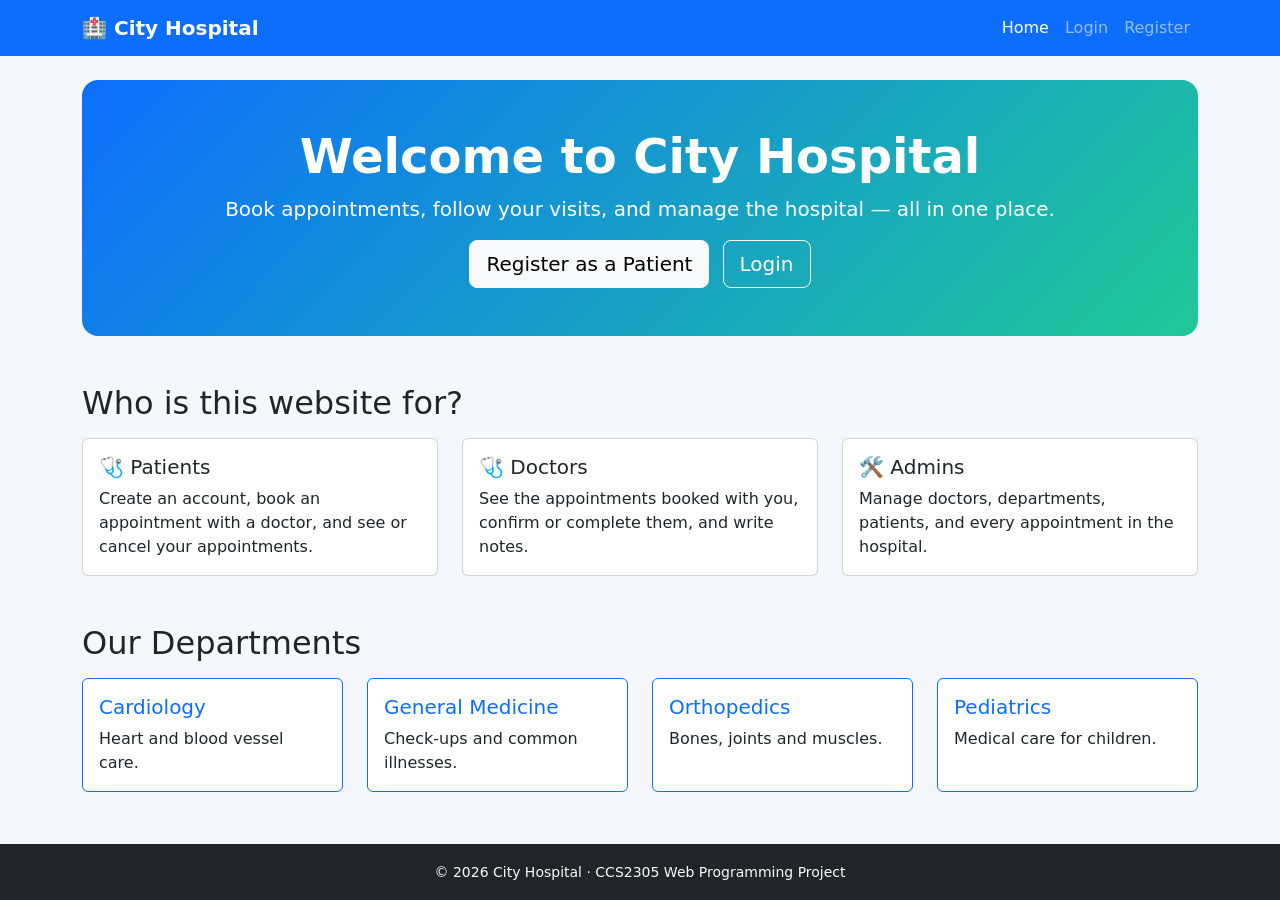
<file: index.html>
<!DOCTYPE html>
<!--
    index.html - Home page (anyone can see it)
    HTML: done.
    PHP TODO (Member 1): replace the navbar and footer with include files.
    PHP TODO (Member 4): load the departments from the database (see the TODO below).
-->
<html lang="en">
<head>
    <meta charset="UTF-8">
    <meta name="viewport" content="width=device-width, initial-scale=1">
    <title>Home | City Hospital</title>
    <link href="https://cdn.jsdelivr.net/npm/bootstrap@5.3.3/dist/css/bootstrap.min.css" rel="stylesheet">
    <link href="css/style.css" rel="stylesheet">
</head>
<body class="d-flex flex-column min-vh-100">

<!-- ===== NAVBAR (visitor version: not logged in) ===== -->
<nav class="navbar navbar-expand-lg navbar-dark bg-primary">
    <div class="container">
        <a class="navbar-brand fw-bold" href="index.html">&#127973; City Hospital</a>
        <button class="navbar-toggler" type="button" data-bs-toggle="collapse" data-bs-target="#mainNav">
            <span class="navbar-toggler-icon"></span>
        </button>
        <div class="collapse navbar-collapse" id="mainNav">
            <ul class="navbar-nav ms-auto">
                <li class="nav-item"><a class="nav-link active" href="index.html">Home</a></li>
                <li class="nav-item"><a class="nav-link" href="login.html">Login</a></li>
                <li class="nav-item"><a class="nav-link" href="register.html">Register</a></li>
            </ul>
        </div>
    </div>
</nav>

<main class="container py-4 flex-grow-1">

    <!-- ===== Welcome box ===== -->
    <section class="hero mb-5 text-center">
        <h1 class="display-5 fw-bold">Welcome to City Hospital</h1>
        <p class="lead">Book appointments, follow your visits, and manage the hospital &mdash; all in one place.</p>
        <a href="register.html" class="btn btn-light btn-lg me-2">Register as a Patient</a>
        <a href="login.html" class="btn btn-outline-light btn-lg">Login</a>
    </section>

    <!-- ===== The 3 types of users ===== -->
    <h2 class="mb-3">Who is this website for?</h2>
    <div class="row g-4 mb-5">
        <div class="col-md-4">
            <div class="card h-100 card-hover">
                <div class="card-body">
                    <h5 class="card-title">&#129658; Patients</h5>
                    <p class="card-text">Create an account, book an appointment with a doctor, and see or cancel your appointments.</p>
                </div>
            </div>
        </div>
        <div class="col-md-4">
            <div class="card h-100 card-hover">
                <div class="card-body">
                    <h5 class="card-title">&#129658; Doctors</h5>
                    <p class="card-text">See the appointments booked with you, confirm or complete them, and write notes.</p>
                </div>
            </div>
        </div>
        <div class="col-md-4">
            <div class="card h-100 card-hover">
                <div class="card-body">
                    <h5 class="card-title">&#128736; Admins</h5>
                    <p class="card-text">Manage doctors, departments, patients, and every appointment in the hospital.</p>
                </div>
            </div>
        </div>
    </div>

    <!-- ===== Departments ===== -->
    <h2 class="mb-3">Our Departments</h2>
    <div class="row g-4">
        <!-- PHP TODO (Member 4): SELECT name, description FROM departments
             and repeat ONE of these cards for every row. Delete the other sample cards. -->
        <div class="col-sm-6 col-lg-3">
            <div class="card h-100 border-primary card-hover">
                <div class="card-body">
                    <h5 class="card-title text-primary">Cardiology</h5>
                    <p class="card-text">Heart and blood vessel care.</p>
                </div>
            </div>
        </div>
        <div class="col-sm-6 col-lg-3">
            <div class="card h-100 border-primary card-hover">
                <div class="card-body">
                    <h5 class="card-title text-primary">General Medicine</h5>
                    <p class="card-text">Check-ups and common illnesses.</p>
                </div>
            </div>
        </div>
        <div class="col-sm-6 col-lg-3">
            <div class="card h-100 border-primary card-hover">
                <div class="card-body">
                    <h5 class="card-title text-primary">Orthopedics</h5>
                    <p class="card-text">Bones, joints and muscles.</p>
                </div>
            </div>
        </div>
        <div class="col-sm-6 col-lg-3">
            <div class="card h-100 border-primary card-hover">
                <div class="card-body">
                    <h5 class="card-title text-primary">Pediatrics</h5>
                    <p class="card-text">Medical care for children.</p>
                </div>
            </div>
        </div>
    </div>

</main>

<!-- ===== FOOTER ===== -->
<footer class="bg-dark text-light text-center py-3 mt-auto">
    <small>&copy; 2026 City Hospital &middot; CCS2305 Web Programming Project</small>
</footer>
<script src="https://cdn.jsdelivr.net/npm/bootstrap@5.3.3/dist/js/bootstrap.bundle.min.js"></script>
</body>
</html>
</file>
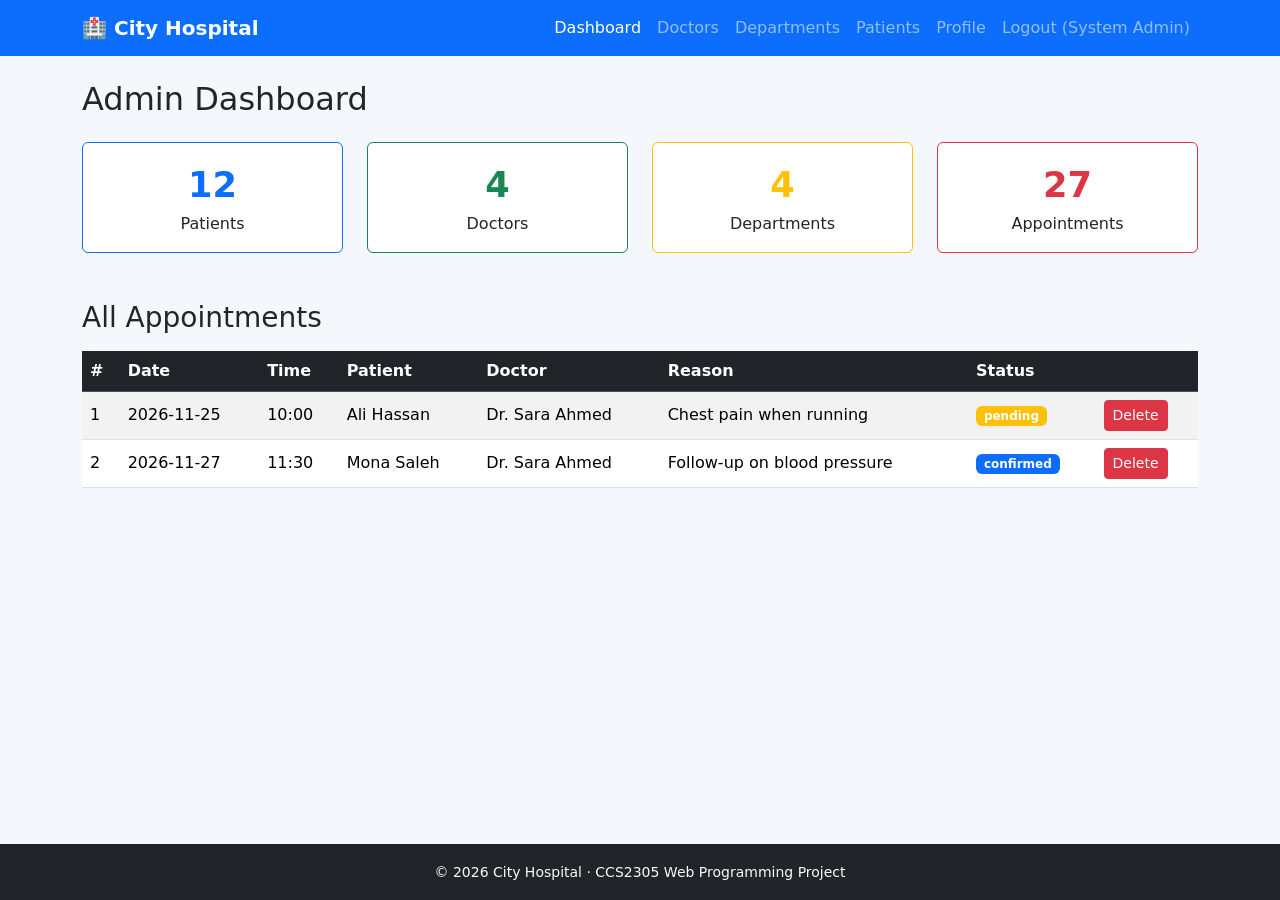
<file: admin_dashboard.html>
<!DOCTYPE html>
<!--
    admin_dashboard.html - totals at the top + every appointment in the hospital
    HTML: done.
    PHP TODO (Member 1): only admins can open this page, count rows for the 4 boxes (SELECT COUNT(*)),
                         list all appointments (SELECT + JOIN), and make Delete work (DELETE).
-->
<html lang="en">
<head>
    <meta charset="UTF-8">
    <meta name="viewport" content="width=device-width, initial-scale=1">
    <title>Admin Dashboard | City Hospital</title>
    <link href="https://cdn.jsdelivr.net/npm/bootstrap@5.3.3/dist/css/bootstrap.min.css" rel="stylesheet">
    <link href="css/style.css" rel="stylesheet">
</head>
<body class="d-flex flex-column min-vh-100">

<!-- ===== NAVBAR (admin version) ===== -->
<nav class="navbar navbar-expand-lg navbar-dark bg-primary">
    <div class="container">
        <a class="navbar-brand fw-bold" href="index.html">&#127973; City Hospital</a>
        <button class="navbar-toggler" type="button" data-bs-toggle="collapse" data-bs-target="#mainNav">
            <span class="navbar-toggler-icon"></span>
        </button>
        <div class="collapse navbar-collapse" id="mainNav">
            <ul class="navbar-nav ms-auto">
                <li class="nav-item"><a class="nav-link active" href="admin_dashboard.html">Dashboard</a></li>
                <li class="nav-item"><a class="nav-link" href="admin_doctors.html">Doctors</a></li>
                <li class="nav-item"><a class="nav-link" href="admin_departments.html">Departments</a></li>
                <li class="nav-item"><a class="nav-link" href="admin_patients.html">Patients</a></li>
                <li class="nav-item"><a class="nav-link" href="profile.html">Profile</a></li>
                <li class="nav-item"><a class="nav-link" href="logout.html">Logout (System Admin)</a></li>
            </ul>
        </div>
    </div>
</nav>

<main class="container py-4 flex-grow-1">
    <h2 class="mb-4">Admin Dashboard</h2>

    <!-- ===== 4 number boxes ===== -->
    <!-- PHP TODO (Member 1): replace each number with a COUNT(*) from the database -->
    <div class="row g-4 mb-5 text-center">
        <div class="col-6 col-lg-3">
            <a href="admin_patients.html" class="text-decoration-none">
                <div class="card card-hover border-primary"><div class="card-body">
                    <div class="stat-number text-primary">12</div>Patients
                </div></div>
            </a>
        </div>
        <div class="col-6 col-lg-3">
            <a href="admin_doctors.html" class="text-decoration-none">
                <div class="card card-hover border-success"><div class="card-body">
                    <div class="stat-number text-success">4</div>Doctors
                </div></div>
            </a>
        </div>
        <div class="col-6 col-lg-3">
            <a href="admin_departments.html" class="text-decoration-none">
                <div class="card card-hover border-warning"><div class="card-body">
                    <div class="stat-number text-warning">4</div>Departments
                </div></div>
            </a>
        </div>
        <div class="col-6 col-lg-3">
            <div class="card card-hover border-danger"><div class="card-body">
                <div class="stat-number text-danger">27</div>Appointments
            </div></div>
        </div>
    </div>

    <!-- ===== All appointments ===== -->
    <h3 class="mb-3">All Appointments</h3>
    <div class="table-responsive">
        <table class="table table-striped table-hover bg-white align-middle">
            <thead class="table-dark">
                <tr><th>#</th><th>Date</th><th>Time</th><th>Patient</th><th>Doctor</th><th>Reason</th><th>Status</th><th></th></tr>
            </thead>
            <tbody>
                <!-- PHP TODO (Member 1): one <tr> per appointment. Sample rows below. -->
                <tr>
                    <td>1</td>
                    <td>2026-11-25</td>
                    <td>10:00</td>
                    <td>Ali Hassan</td>
                    <td>Dr. Sara Ahmed</td>
                    <td>Chest pain when running</td>
                    <td><span class="badge bg-warning">pending</span></td>
                    <td>
                        <form method="POST" action="admin_dashboard.html" class="d-inline">
                            <input type="hidden" name="delete_id" value="1">
                            <button class="btn btn-sm btn-danger" type="submit">Delete</button>
                        </form>
                    </td>
                </tr>
                <tr>
                    <td>2</td>
                    <td>2026-11-27</td>
                    <td>11:30</td>
                    <td>Mona Saleh</td>
                    <td>Dr. Sara Ahmed</td>
                    <td>Follow-up on blood pressure</td>
                    <td><span class="badge bg-primary">confirmed</span></td>
                    <td>
                        <form method="POST" action="admin_dashboard.html" class="d-inline">
                            <input type="hidden" name="delete_id" value="2">
                            <button class="btn btn-sm btn-danger" type="submit">Delete</button>
                        </form>
                    </td>
                </tr>
            </tbody>
        </table>
    </div>
</main>

<footer class="bg-dark text-light text-center py-3 mt-auto">
    <small>&copy; 2026 City Hospital &middot; CCS2305 Web Programming Project</small>
</footer>
<script src="https://cdn.jsdelivr.net/npm/bootstrap@5.3.3/dist/js/bootstrap.bundle.min.js"></script>
</body>
</html>
</file>
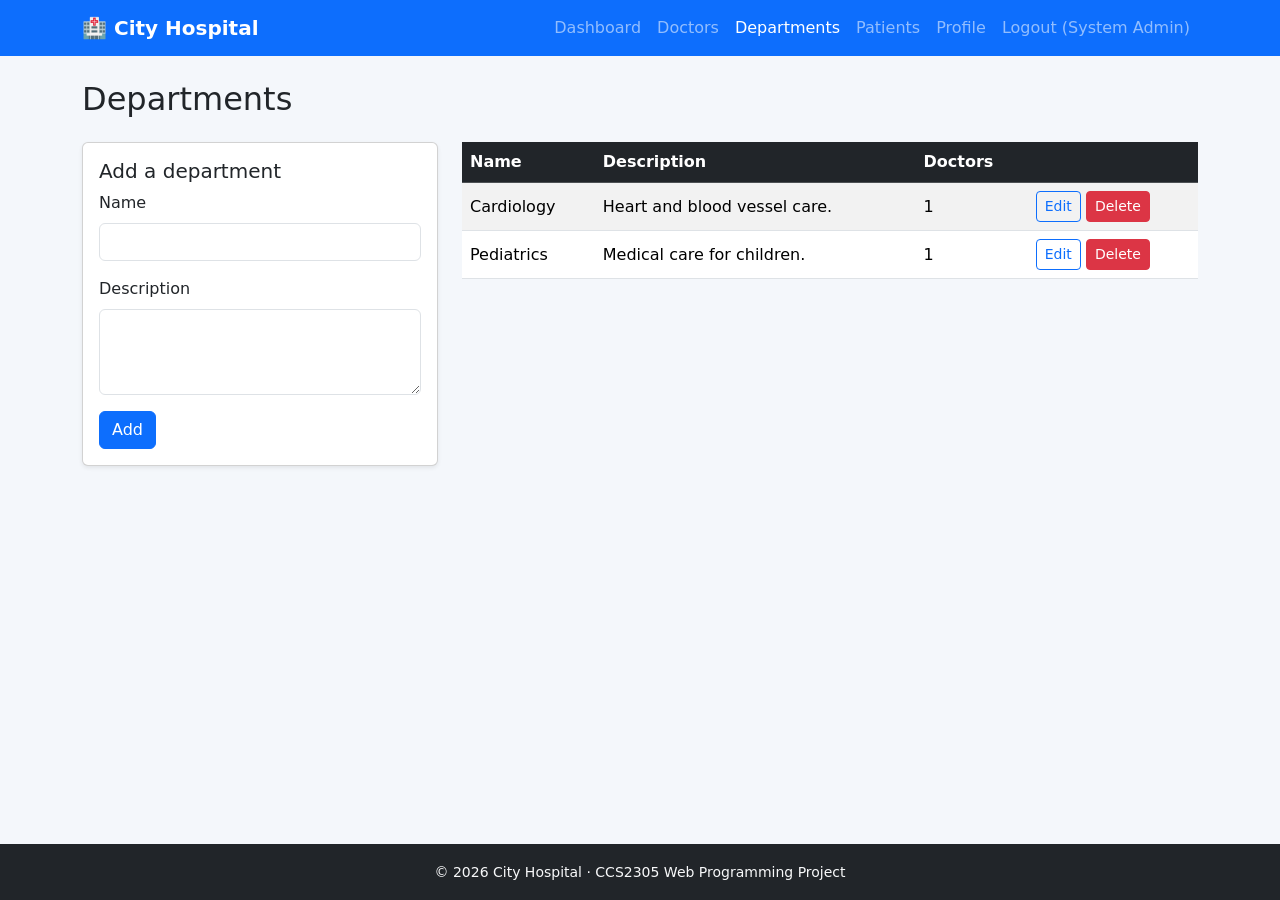
<file: admin_departments.html>
<!DOCTYPE html>
<!--
    admin_departments.html - add, edit and delete departments
    HTML: done.
    PHP TODO (Member 4): this page uses ALL FOUR database actions:
        INSERT (Add button), SELECT (the table), UPDATE (Edit -> Save), DELETE (Delete button).
-->
<html lang="en">
<head>
    <meta charset="UTF-8">
    <meta name="viewport" content="width=device-width, initial-scale=1">
    <title>Departments | City Hospital</title>
    <link href="https://cdn.jsdelivr.net/npm/bootstrap@5.3.3/dist/css/bootstrap.min.css" rel="stylesheet">
    <link href="css/style.css" rel="stylesheet">
</head>
<body class="d-flex flex-column min-vh-100">

<!-- ===== NAVBAR (admin version) ===== -->
<nav class="navbar navbar-expand-lg navbar-dark bg-primary">
    <div class="container">
        <a class="navbar-brand fw-bold" href="index.html">&#127973; City Hospital</a>
        <button class="navbar-toggler" type="button" data-bs-toggle="collapse" data-bs-target="#mainNav">
            <span class="navbar-toggler-icon"></span>
        </button>
        <div class="collapse navbar-collapse" id="mainNav">
            <ul class="navbar-nav ms-auto">
                <li class="nav-item"><a class="nav-link" href="admin_dashboard.html">Dashboard</a></li>
                <li class="nav-item"><a class="nav-link" href="admin_doctors.html">Doctors</a></li>
                <li class="nav-item"><a class="nav-link active" href="admin_departments.html">Departments</a></li>
                <li class="nav-item"><a class="nav-link" href="admin_patients.html">Patients</a></li>
                <li class="nav-item"><a class="nav-link" href="profile.html">Profile</a></li>
                <li class="nav-item"><a class="nav-link" href="logout.html">Logout (System Admin)</a></li>
            </ul>
        </div>
    </div>
</nav>

<main class="container py-4 flex-grow-1">
    <h2 class="mb-4">Departments</h2>

    <div class="row g-4">
        <!-- ===== Left: Add / Edit form ===== -->
        <div class="col-lg-4">
            <div class="card shadow-sm">
                <div class="card-body">
                    <!-- PHP TODO (Member 4): title says "Edit department" when the page is opened as
                         admin_departments.html?edit=3 and the form is filled with that department -->
                    <h5>Add a department</h5>
                    <form method="POST" action="admin_departments.html">
                        <input type="hidden" name="action" value="save">
                        <!-- id = 0 means "new". When editing, put the department's id here -->
                        <input type="hidden" name="id" value="0">
                        <div class="mb-3">
                            <label class="form-label" for="name">Name</label>
                            <input class="form-control" id="name" name="name" required minlength="2">
                        </div>
                        <div class="mb-3">
                            <label class="form-label" for="description">Description</label>
                            <textarea class="form-control" id="description" name="description" rows="3"></textarea>
                        </div>
                        <button class="btn btn-primary" type="submit">Add</button>
                    </form>
                </div>
            </div>
        </div>

        <!-- ===== Right: list of departments ===== -->
        <div class="col-lg-8">
            <div class="table-responsive">
                <table class="table table-striped bg-white align-middle">
                    <thead class="table-dark">
                        <tr><th>Name</th><th>Description</th><th>Doctors</th><th></th></tr>
                    </thead>
                    <tbody>
                        <!-- PHP TODO (Member 4): one <tr> per department. Sample rows below. -->
                        <tr>
                            <td>Cardiology</td>
                            <td>Heart and blood vessel care.</td>
                            <td>1</td>
                            <td class="text-nowrap">
                                <a href="admin_departments.html?edit=2" class="btn btn-sm btn-outline-primary">Edit</a>
                                <form method="POST" action="admin_departments.html" class="d-inline">
                                    <input type="hidden" name="action" value="delete">
                                    <input type="hidden" name="id" value="2">
                                    <button class="btn btn-sm btn-danger" type="submit">Delete</button>
                                </form>
                            </td>
                        </tr>
                        <tr>
                            <td>Pediatrics</td>
                            <td>Medical care for children.</td>
                            <td>1</td>
                            <td class="text-nowrap">
                                <a href="admin_departments.html?edit=3" class="btn btn-sm btn-outline-primary">Edit</a>
                                <form method="POST" action="admin_departments.html" class="d-inline">
                                    <input type="hidden" name="action" value="delete">
                                    <input type="hidden" name="id" value="3">
                                    <button class="btn btn-sm btn-danger" type="submit">Delete</button>
                                </form>
                            </td>
                        </tr>
                    </tbody>
                </table>
            </div>
        </div>
    </div>
</main>

<footer class="bg-dark text-light text-center py-3 mt-auto">
    <small>&copy; 2026 City Hospital &middot; CCS2305 Web Programming Project</small>
</footer>
<script src="https://cdn.jsdelivr.net/npm/bootstrap@5.3.3/dist/js/bootstrap.bundle.min.js"></script>
</body>
</html>
</file>
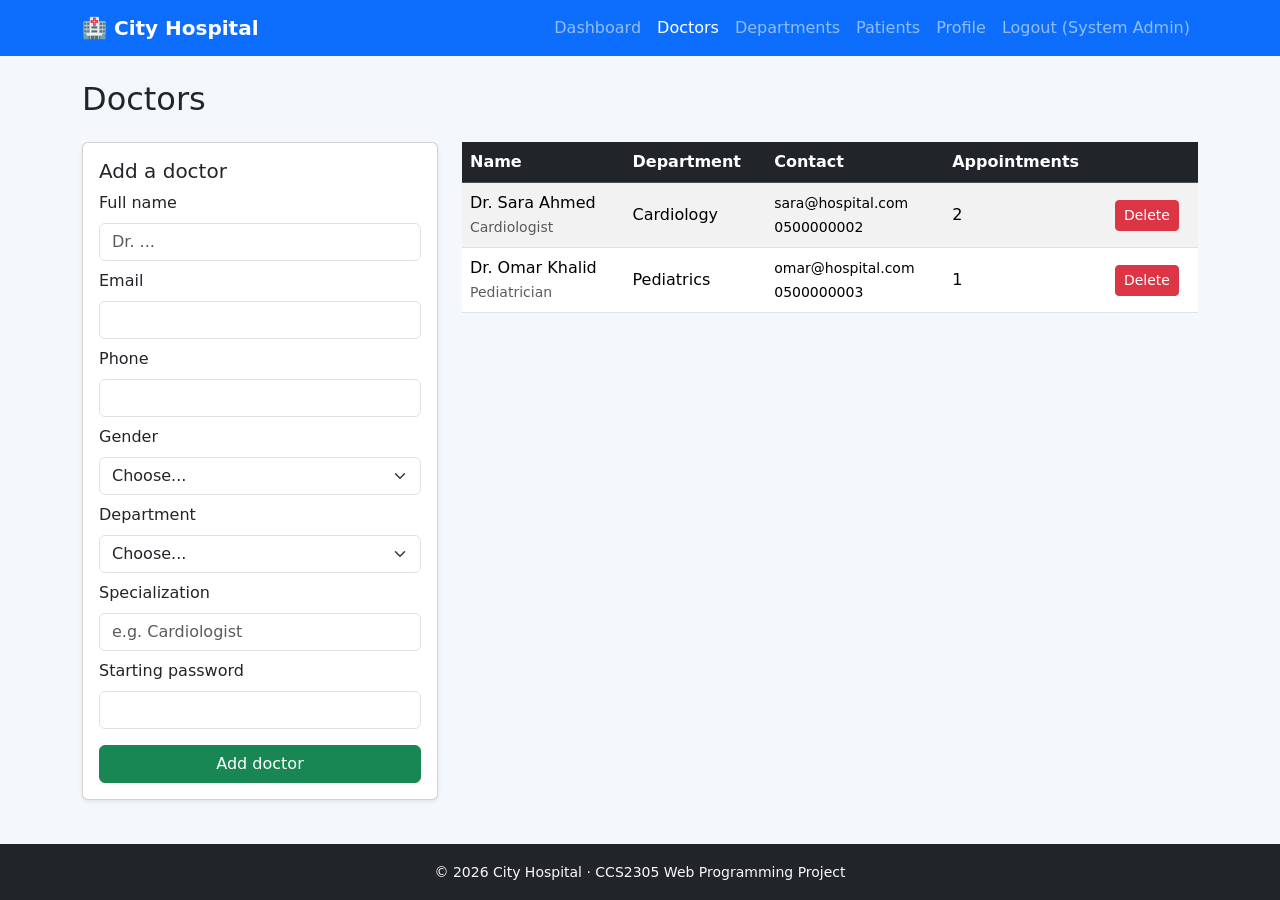
<file: admin_doctors.html>
<!DOCTYPE html>
<!--
    admin_doctors.html - the admin creates doctor accounts and deletes doctors
    HTML: done.
    PHP TODO (Member 5): validate the form, then INSERT into users (role 'doctor')
                         AND INSERT into doctors. List doctors (SELECT + JOIN). Delete (DELETE).
-->
<html lang="en">
<head>
    <meta charset="UTF-8">
    <meta name="viewport" content="width=device-width, initial-scale=1">
    <title>Doctors | City Hospital</title>
    <link href="https://cdn.jsdelivr.net/npm/bootstrap@5.3.3/dist/css/bootstrap.min.css" rel="stylesheet">
    <link href="css/style.css" rel="stylesheet">
</head>
<body class="d-flex flex-column min-vh-100">

<!-- ===== NAVBAR (admin version) ===== -->
<nav class="navbar navbar-expand-lg navbar-dark bg-primary">
    <div class="container">
        <a class="navbar-brand fw-bold" href="index.html">&#127973; City Hospital</a>
        <button class="navbar-toggler" type="button" data-bs-toggle="collapse" data-bs-target="#mainNav">
            <span class="navbar-toggler-icon"></span>
        </button>
        <div class="collapse navbar-collapse" id="mainNav">
            <ul class="navbar-nav ms-auto">
                <li class="nav-item"><a class="nav-link" href="admin_dashboard.html">Dashboard</a></li>
                <li class="nav-item"><a class="nav-link active" href="admin_doctors.html">Doctors</a></li>
                <li class="nav-item"><a class="nav-link" href="admin_departments.html">Departments</a></li>
                <li class="nav-item"><a class="nav-link" href="admin_patients.html">Patients</a></li>
                <li class="nav-item"><a class="nav-link" href="profile.html">Profile</a></li>
                <li class="nav-item"><a class="nav-link" href="logout.html">Logout (System Admin)</a></li>
            </ul>
        </div>
    </div>
</nav>

<main class="container py-4 flex-grow-1">
    <h2 class="mb-4">Doctors</h2>

    <div class="row g-4">
        <!-- ===== Left: Add doctor form ===== -->
        <div class="col-lg-4">
            <div class="card shadow-sm">
                <div class="card-body">
                    <h5>Add a doctor</h5>
                    <form method="POST" action="admin_doctors.html">
                        <input type="hidden" name="action" value="add">
                        <div class="mb-2">
                            <label class="form-label" for="full_name">Full name</label>
                            <input class="form-control" id="full_name" name="full_name" required minlength="3" placeholder="Dr. ...">
                        </div>
                        <div class="mb-2">
                            <label class="form-label" for="email">Email</label>
                            <input class="form-control" type="email" id="email" name="email" required>
                        </div>
                        <div class="mb-2">
                            <label class="form-label" for="phone">Phone</label>
                            <input class="form-control" type="tel" id="phone" name="phone" required pattern="[0-9]{8,15}">
                        </div>
                        <div class="mb-2">
                            <label class="form-label" for="gender">Gender</label>
                            <select class="form-select" id="gender" name="gender" required>
                                <option value="">Choose...</option>
                                <option value="male">Male</option>
                                <option value="female">Female</option>
                            </select>
                        </div>
                        <div class="mb-2">
                            <label class="form-label" for="department_id">Department</label>
                            <select class="form-select" id="department_id" name="department_id" required>
                                <option value="">Choose...</option>
                                <!-- PHP TODO (Member 5): one <option> per department. value = departments.id -->
                                <option value="2">Cardiology</option>
                                <option value="1">General Medicine</option>
                                <option value="4">Orthopedics</option>
                                <option value="3">Pediatrics</option>
                            </select>
                        </div>
                        <div class="mb-2">
                            <label class="form-label" for="specialization">Specialization</label>
                            <input class="form-control" id="specialization" name="specialization" required minlength="3" placeholder="e.g. Cardiologist">
                        </div>
                        <div class="mb-3">
                            <label class="form-label" for="password">Starting password</label>
                            <input class="form-control" type="password" id="password" name="password" required minlength="6">
                        </div>
                        <button class="btn btn-success w-100" type="submit">Add doctor</button>
                    </form>
                </div>
            </div>
        </div>

        <!-- ===== Right: list of doctors ===== -->
        <div class="col-lg-8">
            <div class="table-responsive">
                <table class="table table-striped bg-white align-middle">
                    <thead class="table-dark">
                        <tr><th>Name</th><th>Department</th><th>Contact</th><th>Appointments</th><th></th></tr>
                    </thead>
                    <tbody>
                        <!-- PHP TODO (Member 5): one <tr> per doctor. Sample rows below. -->
                        <tr>
                            <td>Dr. Sara Ahmed<br><small class="text-muted">Cardiologist</small></td>
                            <td>Cardiology</td>
                            <td><small>sara@hospital.com<br>0500000002</small></td>
                            <td>2</td>
                            <td>
                                <form method="POST" action="admin_doctors.html" class="d-inline">
                                    <input type="hidden" name="action" value="delete">
                                    <input type="hidden" name="user_id" value="2">
                                    <button class="btn btn-sm btn-danger" type="submit">Delete</button>
                                </form>
                            </td>
                        </tr>
                        <tr>
                            <td>Dr. Omar Khalid<br><small class="text-muted">Pediatrician</small></td>
                            <td>Pediatrics</td>
                            <td><small>omar@hospital.com<br>0500000003</small></td>
                            <td>1</td>
                            <td>
                                <form method="POST" action="admin_doctors.html" class="d-inline">
                                    <input type="hidden" name="action" value="delete">
                                    <input type="hidden" name="user_id" value="3">
                                    <button class="btn btn-sm btn-danger" type="submit">Delete</button>
                                </form>
                            </td>
                        </tr>
                    </tbody>
                </table>
            </div>
        </div>
    </div>
</main>

<footer class="bg-dark text-light text-center py-3 mt-auto">
    <small>&copy; 2026 City Hospital &middot; CCS2305 Web Programming Project</small>
</footer>
<script src="https://cdn.jsdelivr.net/npm/bootstrap@5.3.3/dist/js/bootstrap.bundle.min.js"></script>
</body>
</html>
</file>
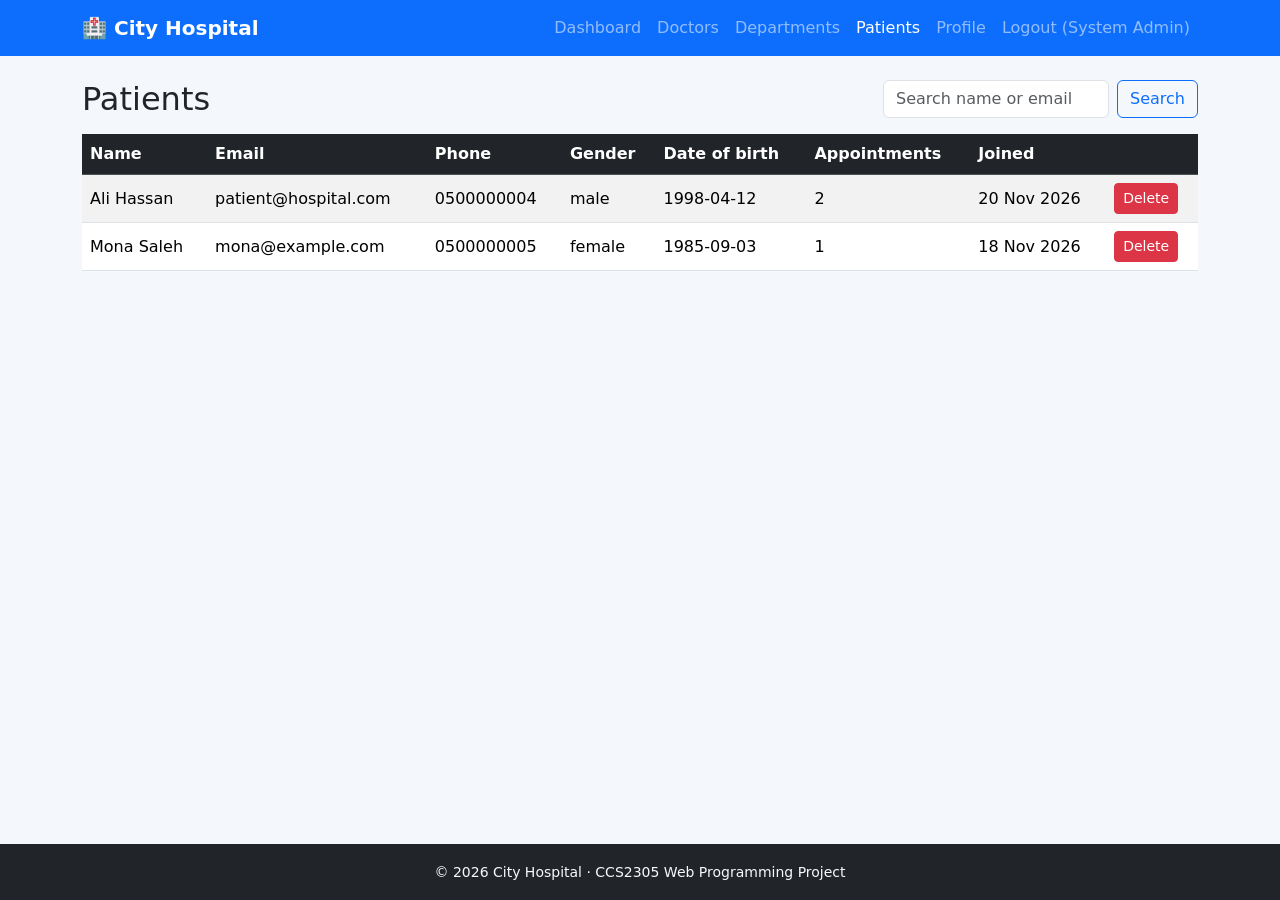
<file: admin_patients.html>
<!DOCTYPE html>
<!--
    admin_patients.html - the admin searches and deletes patients
    HTML: done.
    PHP TODO (Member 5): list patients (SELECT ... WHERE role = 'patient'),
                         make Search work (LIKE), and make Delete work (DELETE).
-->
<html lang="en">
<head>
    <meta charset="UTF-8">
    <meta name="viewport" content="width=device-width, initial-scale=1">
    <title>Patients | City Hospital</title>
    <link href="https://cdn.jsdelivr.net/npm/bootstrap@5.3.3/dist/css/bootstrap.min.css" rel="stylesheet">
    <link href="css/style.css" rel="stylesheet">
</head>
<body class="d-flex flex-column min-vh-100">

<!-- ===== NAVBAR (admin version) ===== -->
<nav class="navbar navbar-expand-lg navbar-dark bg-primary">
    <div class="container">
        <a class="navbar-brand fw-bold" href="index.html">&#127973; City Hospital</a>
        <button class="navbar-toggler" type="button" data-bs-toggle="collapse" data-bs-target="#mainNav">
            <span class="navbar-toggler-icon"></span>
        </button>
        <div class="collapse navbar-collapse" id="mainNav">
            <ul class="navbar-nav ms-auto">
                <li class="nav-item"><a class="nav-link" href="admin_dashboard.html">Dashboard</a></li>
                <li class="nav-item"><a class="nav-link" href="admin_doctors.html">Doctors</a></li>
                <li class="nav-item"><a class="nav-link" href="admin_departments.html">Departments</a></li>
                <li class="nav-item"><a class="nav-link active" href="admin_patients.html">Patients</a></li>
                <li class="nav-item"><a class="nav-link" href="profile.html">Profile</a></li>
                <li class="nav-item"><a class="nav-link" href="logout.html">Logout (System Admin)</a></li>
            </ul>
        </div>
    </div>
</nav>

<main class="container py-4 flex-grow-1">
    <div class="d-flex flex-wrap justify-content-between align-items-center mb-3 gap-2">
        <h2 class="mb-0">Patients</h2>
        <!-- GET form: the search word appears in the address bar, e.g. admin_patients.html?search=ali -->
        <form method="GET" action="admin_patients.html" class="d-flex gap-2">
            <input class="form-control" type="search" name="search" placeholder="Search name or email">
            <button class="btn btn-outline-primary" type="submit">Search</button>
        </form>
    </div>

    <div class="table-responsive">
        <table class="table table-striped bg-white align-middle">
            <thead class="table-dark">
                <tr><th>Name</th><th>Email</th><th>Phone</th><th>Gender</th><th>Date of birth</th><th>Appointments</th><th>Joined</th><th></th></tr>
            </thead>
            <tbody>
                <!-- PHP TODO (Member 5): one <tr> per patient. Sample rows below.
                     When nothing is found show:
                     <tr><td colspan="8" class="text-center text-muted">No patients found.</td></tr> -->
                <tr>
                    <td>Ali Hassan</td>
                    <td>patient@hospital.com</td>
                    <td>0500000004</td>
                    <td>male</td>
                    <td>1998-04-12</td>
                    <td>2</td>
                    <td>20 Nov 2026</td>
                    <td>
                        <form method="POST" action="admin_patients.html" class="d-inline">
                            <input type="hidden" name="delete_id" value="4">
                            <button class="btn btn-sm btn-danger" type="submit">Delete</button>
                        </form>
                    </td>
                </tr>
                <tr>
                    <td>Mona Saleh</td>
                    <td>mona@example.com</td>
                    <td>0500000005</td>
                    <td>female</td>
                    <td>1985-09-03</td>
                    <td>1</td>
                    <td>18 Nov 2026</td>
                    <td>
                        <form method="POST" action="admin_patients.html" class="d-inline">
                            <input type="hidden" name="delete_id" value="5">
                            <button class="btn btn-sm btn-danger" type="submit">Delete</button>
                        </form>
                    </td>
                </tr>
            </tbody>
        </table>
    </div>
</main>

<footer class="bg-dark text-light text-center py-3 mt-auto">
    <small>&copy; 2026 City Hospital &middot; CCS2305 Web Programming Project</small>
</footer>
<script src="https://cdn.jsdelivr.net/npm/bootstrap@5.3.3/dist/js/bootstrap.bundle.min.js"></script>
</body>
</html>
</file>
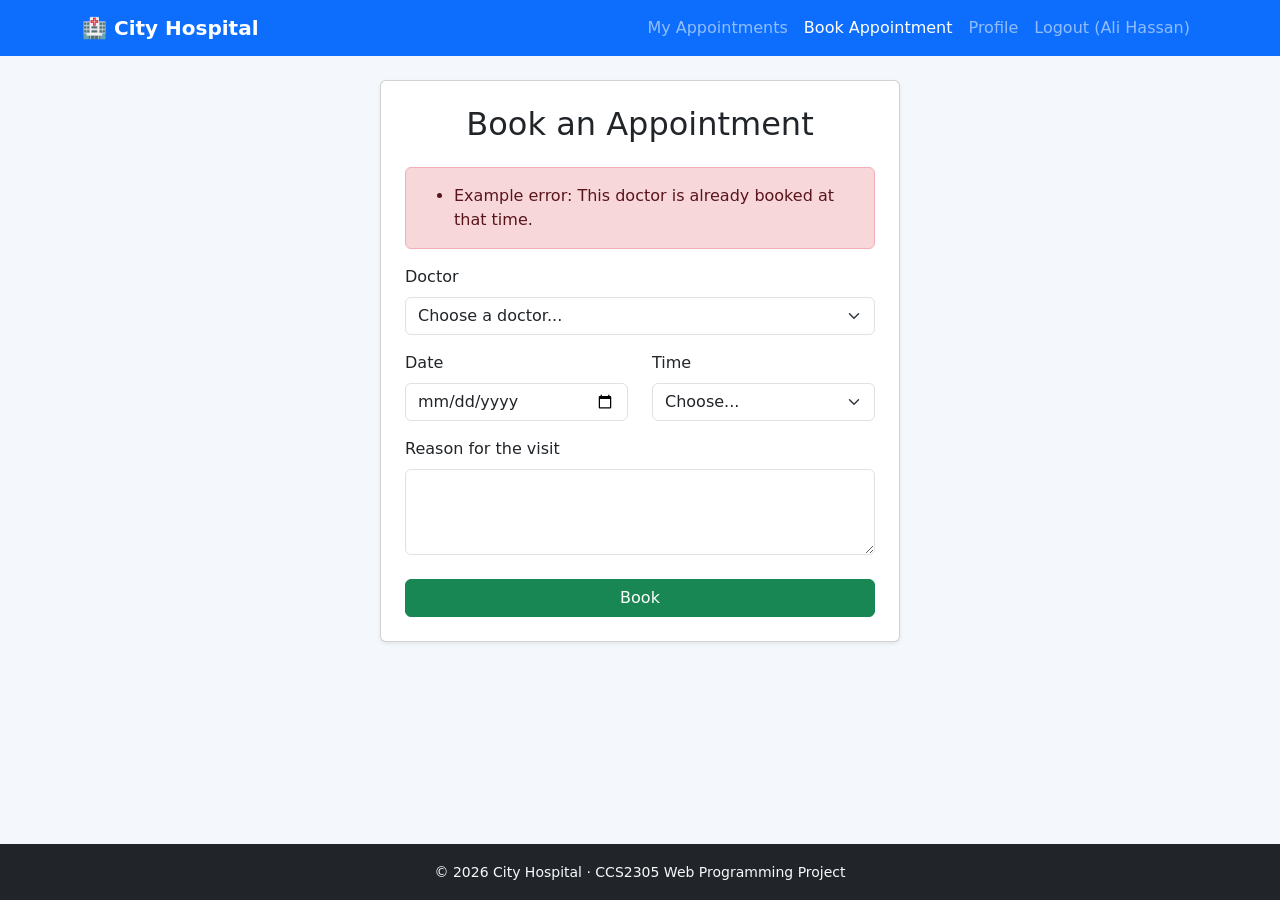
<file: book_appointment.html>
<!DOCTYPE html>
<!--
    book_appointment.html - a patient books an appointment with a doctor
    HTML: done.
    PHP TODO (Member 3): fill the doctor list from the database (SELECT),
                         validate the form, block double bookings, and save it (INSERT).
-->
<html lang="en">
<head>
    <meta charset="UTF-8">
    <meta name="viewport" content="width=device-width, initial-scale=1">
    <title>Book Appointment | City Hospital</title>
    <link href="https://cdn.jsdelivr.net/npm/bootstrap@5.3.3/dist/css/bootstrap.min.css" rel="stylesheet">
    <link href="css/style.css" rel="stylesheet">
</head>
<body class="d-flex flex-column min-vh-100">

<!-- ===== NAVBAR (patient version) ===== -->
<nav class="navbar navbar-expand-lg navbar-dark bg-primary">
    <div class="container">
        <a class="navbar-brand fw-bold" href="index.html">&#127973; City Hospital</a>
        <button class="navbar-toggler" type="button" data-bs-toggle="collapse" data-bs-target="#mainNav">
            <span class="navbar-toggler-icon"></span>
        </button>
        <div class="collapse navbar-collapse" id="mainNav">
            <ul class="navbar-nav ms-auto">
                <li class="nav-item"><a class="nav-link" href="patient_dashboard.html">My Appointments</a></li>
                <li class="nav-item"><a class="nav-link active" href="book_appointment.html">Book Appointment</a></li>
                <li class="nav-item"><a class="nav-link" href="profile.html">Profile</a></li>
                <li class="nav-item"><a class="nav-link" href="logout.html">Logout (Ali Hassan)</a></li>
            </ul>
        </div>
    </div>
</nav>

<main class="container py-4 flex-grow-1">
    <div class="form-box">
        <div class="card shadow-sm">
            <div class="card-body p-4">
                <h2 class="mb-4 text-center">Book an Appointment</h2>

                <!-- PHP TODO (Member 3): show ONLY when there are validation errors -->
                <div class="alert alert-danger">
                    <ul class="mb-0">
                        <li>Example error: This doctor is already booked at that time.</li>
                    </ul>
                </div>

                <form method="POST" action="book_appointment.html">
                    <div class="mb-3">
                        <label class="form-label" for="doctor_id">Doctor</label>
                        <select class="form-select" id="doctor_id" name="doctor_id" required>
                            <option value="">Choose a doctor...</option>
                            <!-- PHP TODO (Member 3): one <option> per doctor. value = doctors.id -->
                            <option value="1">Dr. Sara Ahmed &mdash; Cardiology (Cardiologist)</option>
                            <option value="2">Dr. Omar Khalid &mdash; Pediatrics (Pediatrician)</option>
                        </select>
                    </div>
                    <div class="row">
                        <div class="col-6 mb-3">
                            <label class="form-label" for="appointment_date">Date</label>
                            <!-- PHP TODO (Member 3): add min="today's date" so past days can't be picked -->
                            <input class="form-control" type="date" id="appointment_date" name="appointment_date" required>
                        </div>
                        <div class="col-6 mb-3">
                            <label class="form-label" for="appointment_time">Time</label>
                            <select class="form-select" id="appointment_time" name="appointment_time" required>
                                <option value="">Choose...</option>
                                <option>09:00</option><option>09:30</option>
                                <option>10:00</option><option>10:30</option>
                                <option>11:00</option><option>11:30</option>
                                <option>12:00</option><option>12:30</option>
                                <option>13:00</option><option>13:30</option>
                                <option>14:00</option><option>14:30</option>
                                <option>15:00</option><option>15:30</option>
                                <option>16:00</option><option>16:30</option>
                            </select>
                        </div>
                    </div>
                    <div class="mb-4">
                        <label class="form-label" for="reason">Reason for the visit</label>
                        <textarea class="form-control" id="reason" name="reason" rows="3" required minlength="5" maxlength="255"></textarea>
                    </div>
                    <button class="btn btn-success w-100" type="submit">Book</button>
                </form>
            </div>
        </div>
    </div>
</main>

<footer class="bg-dark text-light text-center py-3 mt-auto">
    <small>&copy; 2026 City Hospital &middot; CCS2305 Web Programming Project</small>
</footer>
<script src="https://cdn.jsdelivr.net/npm/bootstrap@5.3.3/dist/js/bootstrap.bundle.min.js"></script>
</body>
</html>
</file>
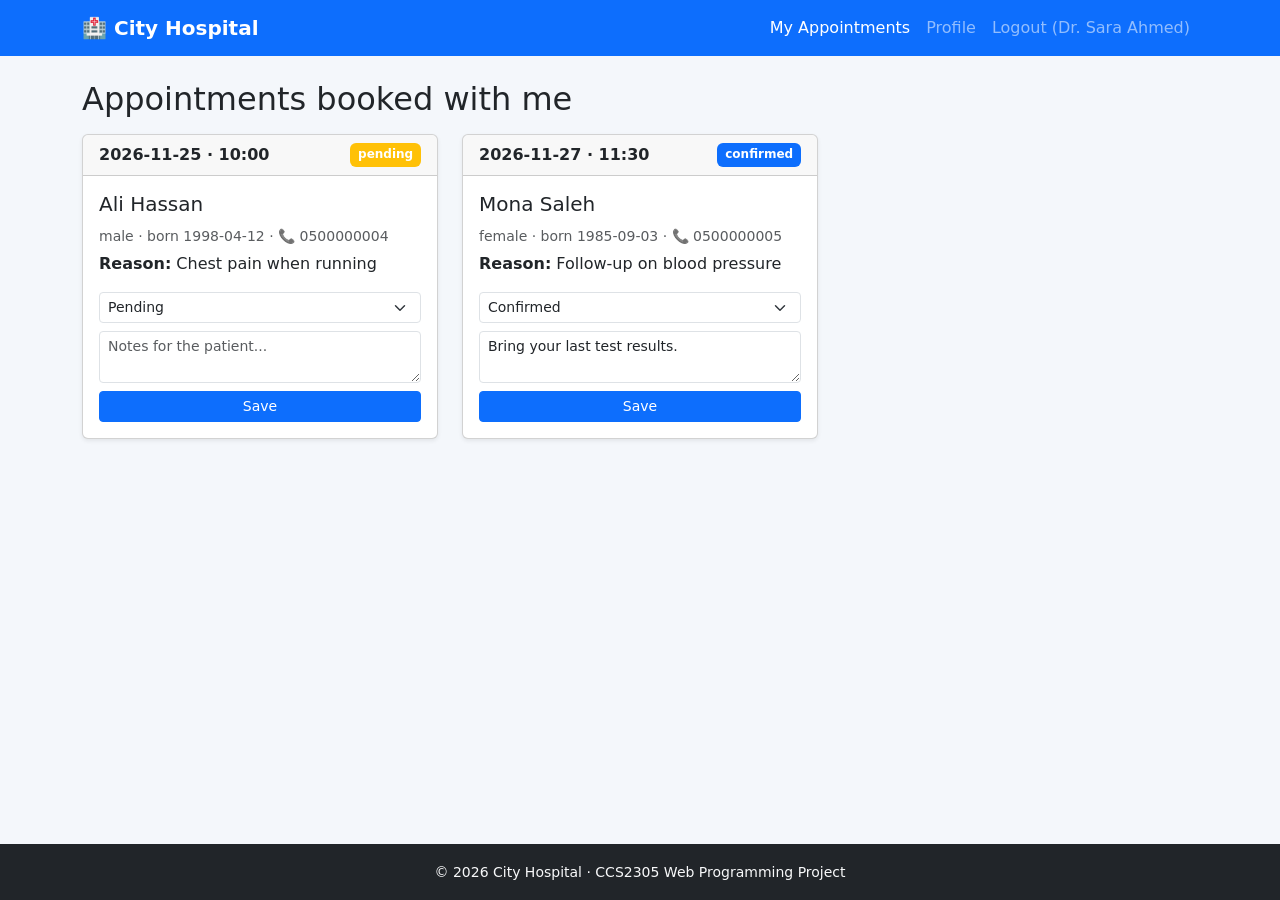
<file: doctor_dashboard.html>
<!DOCTYPE html>
<!--
    doctor_dashboard.html - the doctor sees appointments booked with them,
                           changes the status and writes notes
    HTML: done.
    PHP TODO (Member 4): only doctors can open this page, list THEIR appointments (SELECT + JOIN),
                         and make the Save button work (UPDATE status + doctor_notes).
-->
<html lang="en">
<head>
    <meta charset="UTF-8">
    <meta name="viewport" content="width=device-width, initial-scale=1">
    <title>Doctor Dashboard | City Hospital</title>
    <link href="https://cdn.jsdelivr.net/npm/bootstrap@5.3.3/dist/css/bootstrap.min.css" rel="stylesheet">
    <link href="css/style.css" rel="stylesheet">
</head>
<body class="d-flex flex-column min-vh-100">

<!-- ===== NAVBAR (doctor version) ===== -->
<nav class="navbar navbar-expand-lg navbar-dark bg-primary">
    <div class="container">
        <a class="navbar-brand fw-bold" href="index.html">&#127973; City Hospital</a>
        <button class="navbar-toggler" type="button" data-bs-toggle="collapse" data-bs-target="#mainNav">
            <span class="navbar-toggler-icon"></span>
        </button>
        <div class="collapse navbar-collapse" id="mainNav">
            <ul class="navbar-nav ms-auto">
                <li class="nav-item"><a class="nav-link active" href="doctor_dashboard.html">My Appointments</a></li>
                <li class="nav-item"><a class="nav-link" href="profile.html">Profile</a></li>
                <li class="nav-item"><a class="nav-link" href="logout.html">Logout (Dr. Sara Ahmed)</a></li>
            </ul>
        </div>
    </div>
</nav>

<main class="container py-4 flex-grow-1">
    <h2 class="mb-3">Appointments booked with me</h2>

    <div class="row g-4">
        <!-- PHP TODO (Member 4): repeat ONE card (the whole col-md-6 div) for every appointment.
             These two cards are samples. -->
        <div class="col-md-6 col-lg-4">
            <div class="card h-100 shadow-sm">
                <div class="card-header d-flex justify-content-between">
                    <strong>2026-11-25 &middot; 10:00</strong>
                    <span class="badge bg-warning">pending</span>
                </div>
                <div class="card-body">
                    <h5 class="card-title">Ali Hassan</h5>
                    <p class="mb-1"><small class="text-muted">male &middot; born 1998-04-12 &middot; &#128222; 0500000004</small></p>
                    <p><strong>Reason:</strong> Chest pain when running</p>

                    <form method="POST" action="doctor_dashboard.html">
                        <input type="hidden" name="appointment_id" value="1">
                        <div class="mb-2">
                            <select class="form-select form-select-sm" name="status">
                                <option value="pending" selected>Pending</option>
                                <option value="confirmed">Confirmed</option>
                                <option value="completed">Completed</option>
                                <option value="cancelled">Cancelled</option>
                            </select>
                        </div>
                        <div class="mb-2">
                            <textarea class="form-control form-control-sm" name="doctor_notes" rows="2" placeholder="Notes for the patient..."></textarea>
                        </div>
                        <button class="btn btn-sm btn-primary w-100" type="submit">Save</button>
                    </form>
                </div>
            </div>
        </div>

        <div class="col-md-6 col-lg-4">
            <div class="card h-100 shadow-sm">
                <div class="card-header d-flex justify-content-between">
                    <strong>2026-11-27 &middot; 11:30</strong>
                    <span class="badge bg-primary">confirmed</span>
                </div>
                <div class="card-body">
                    <h5 class="card-title">Mona Saleh</h5>
                    <p class="mb-1"><small class="text-muted">female &middot; born 1985-09-03 &middot; &#128222; 0500000005</small></p>
                    <p><strong>Reason:</strong> Follow-up on blood pressure</p>

                    <form method="POST" action="doctor_dashboard.html">
                        <input type="hidden" name="appointment_id" value="2">
                        <div class="mb-2">
                            <select class="form-select form-select-sm" name="status">
                                <option value="pending">Pending</option>
                                <option value="confirmed" selected>Confirmed</option>
                                <option value="completed">Completed</option>
                                <option value="cancelled">Cancelled</option>
                            </select>
                        </div>
                        <div class="mb-2">
                            <textarea class="form-control form-control-sm" name="doctor_notes" rows="2" placeholder="Notes for the patient...">Bring your last test results.</textarea>
                        </div>
                        <button class="btn btn-sm btn-primary w-100" type="submit">Save</button>
                    </form>
                </div>
            </div>
        </div>
    </div>
</main>

<footer class="bg-dark text-light text-center py-3 mt-auto">
    <small>&copy; 2026 City Hospital &middot; CCS2305 Web Programming Project</small>
</footer>
<script src="https://cdn.jsdelivr.net/npm/bootstrap@5.3.3/dist/js/bootstrap.bundle.min.js"></script>
</body>
</html>
</file>
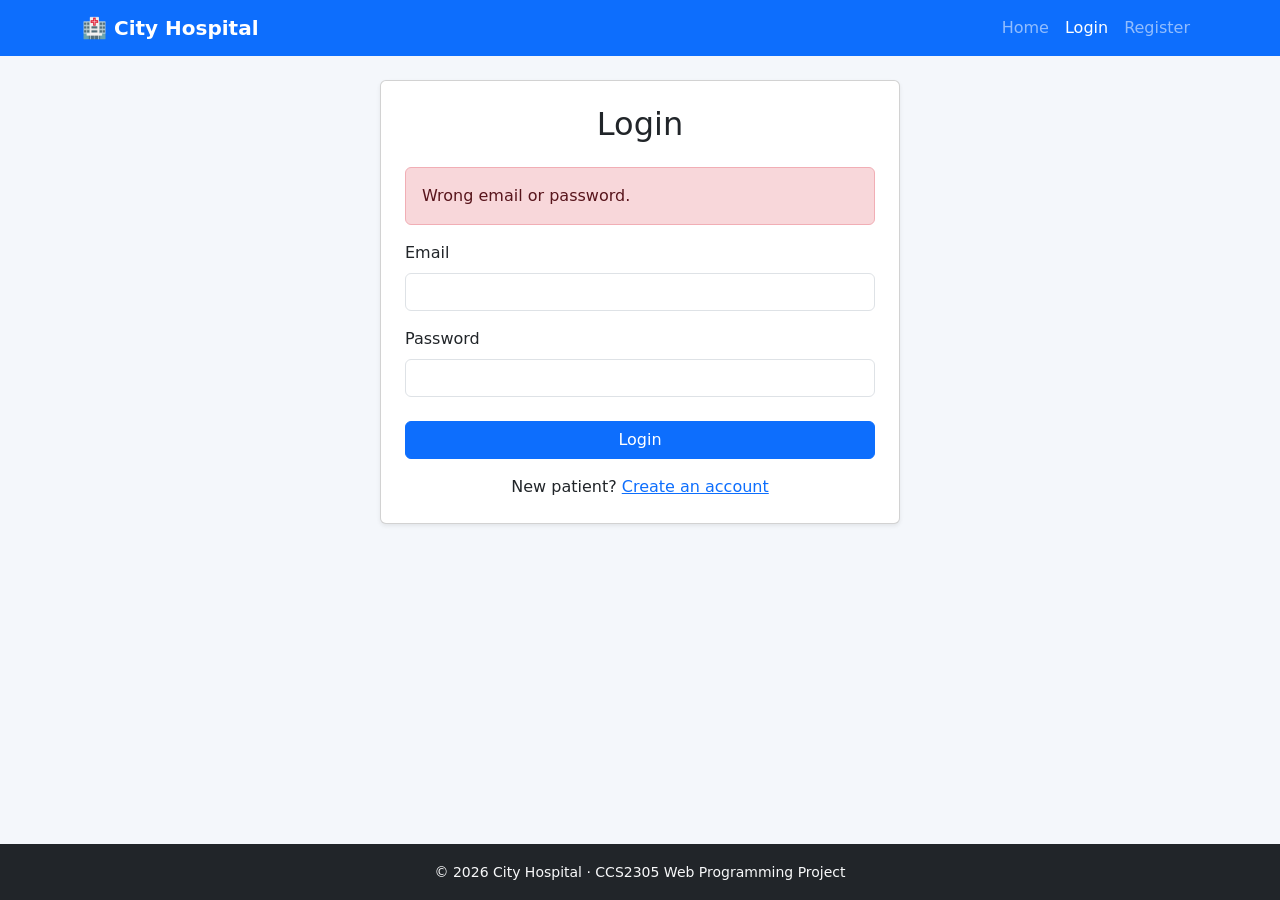
<file: login.html>
<!DOCTYPE html>
<!--
    login.html - ONE login page for admins, doctors and patients
    HTML: done.
    PHP TODO (Member 2): check the email + password, start the session,
                         and send the user to the dashboard of their role.
-->
<html lang="en">
<head>
    <meta charset="UTF-8">
    <meta name="viewport" content="width=device-width, initial-scale=1">
    <title>Login | City Hospital</title>
    <link href="https://cdn.jsdelivr.net/npm/bootstrap@5.3.3/dist/css/bootstrap.min.css" rel="stylesheet">
    <link href="css/style.css" rel="stylesheet">
</head>
<body class="d-flex flex-column min-vh-100">

<!-- ===== NAVBAR (visitor version) ===== -->
<nav class="navbar navbar-expand-lg navbar-dark bg-primary">
    <div class="container">
        <a class="navbar-brand fw-bold" href="index.html">&#127973; City Hospital</a>
        <button class="navbar-toggler" type="button" data-bs-toggle="collapse" data-bs-target="#mainNav">
            <span class="navbar-toggler-icon"></span>
        </button>
        <div class="collapse navbar-collapse" id="mainNav">
            <ul class="navbar-nav ms-auto">
                <li class="nav-item"><a class="nav-link" href="index.html">Home</a></li>
                <li class="nav-item"><a class="nav-link active" href="login.html">Login</a></li>
                <li class="nav-item"><a class="nav-link" href="register.html">Register</a></li>
            </ul>
        </div>
    </div>
</nav>

<main class="container py-4 flex-grow-1">
    <div class="form-box">
        <div class="card shadow-sm">
            <div class="card-body p-4">
                <h2 class="mb-4 text-center">Login</h2>

                <!-- PHP TODO (Member 2): show ONLY when login fails -->
                <div class="alert alert-danger">Wrong email or password.</div>

                <form method="POST" action="login.html">
                    <div class="mb-3">
                        <label class="form-label" for="email">Email</label>
                        <input class="form-control" type="email" id="email" name="email" required>
                    </div>
                    <div class="mb-4">
                        <label class="form-label" for="password">Password</label>
                        <input class="form-control" type="password" id="password" name="password" required>
                    </div>
                    <button class="btn btn-primary w-100" type="submit">Login</button>
                </form>
                <p class="text-center mt-3 mb-0">New patient? <a href="register.html">Create an account</a></p>
            </div>
        </div>
    </div>
</main>

<footer class="bg-dark text-light text-center py-3 mt-auto">
    <small>&copy; 2026 City Hospital &middot; CCS2305 Web Programming Project</small>
</footer>
<script src="https://cdn.jsdelivr.net/npm/bootstrap@5.3.3/dist/js/bootstrap.bundle.min.js"></script>
</body>
</html>
</file>
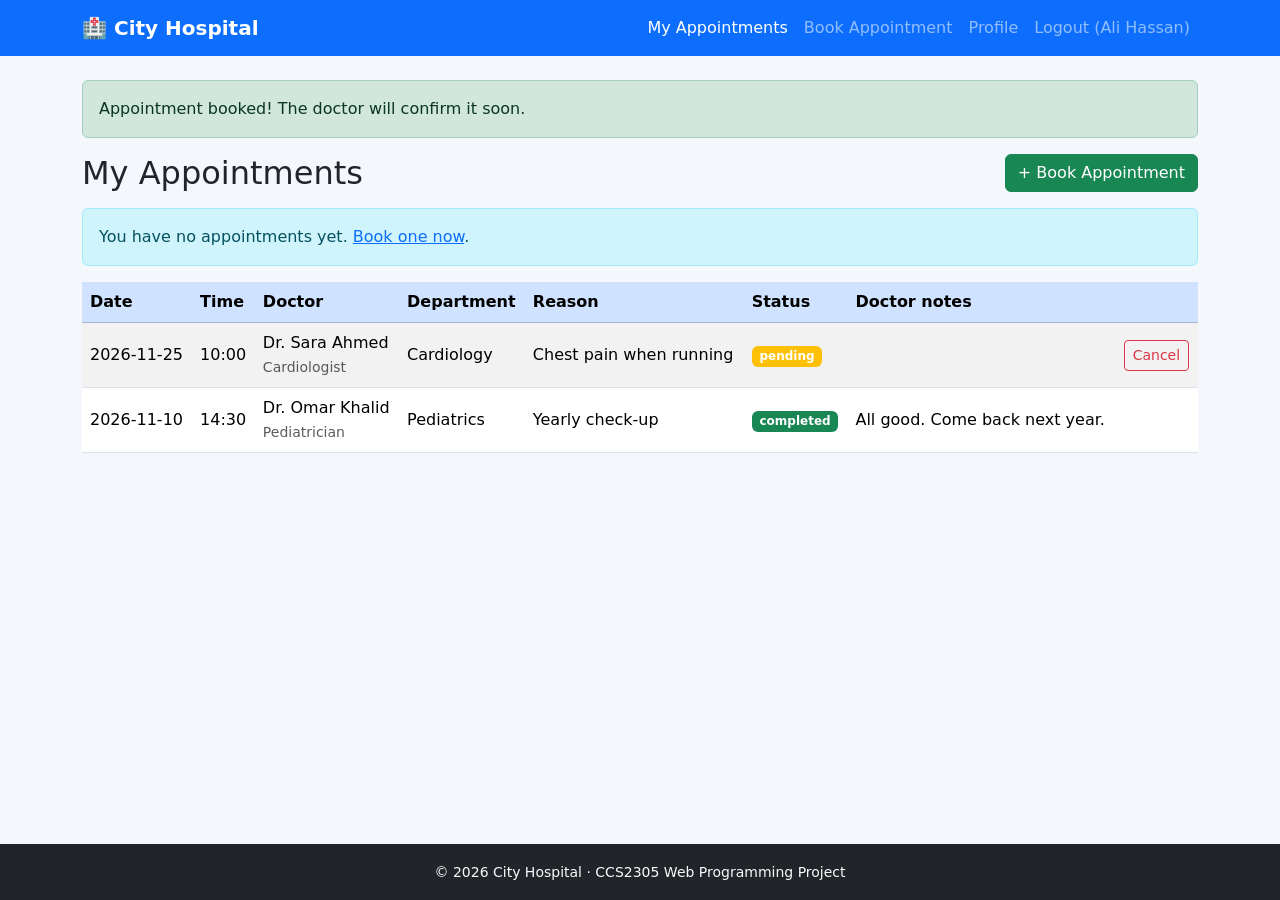
<file: patient_dashboard.html>
<!DOCTYPE html>
<!--
    patient_dashboard.html - the patient sees their appointments and can cancel them
    HTML: done.
    PHP TODO (Member 3): only patients can open this page, list THEIR appointments (SELECT + JOIN),
                         and make the Cancel button work (UPDATE status to 'cancelled').
-->
<html lang="en">
<head>
    <meta charset="UTF-8">
    <meta name="viewport" content="width=device-width, initial-scale=1">
    <title>My Appointments | City Hospital</title>
    <link href="https://cdn.jsdelivr.net/npm/bootstrap@5.3.3/dist/css/bootstrap.min.css" rel="stylesheet">
    <link href="css/style.css" rel="stylesheet">
</head>
<body class="d-flex flex-column min-vh-100">

<!-- ===== NAVBAR (patient version) ===== -->
<nav class="navbar navbar-expand-lg navbar-dark bg-primary">
    <div class="container">
        <a class="navbar-brand fw-bold" href="index.html">&#127973; City Hospital</a>
        <button class="navbar-toggler" type="button" data-bs-toggle="collapse" data-bs-target="#mainNav">
            <span class="navbar-toggler-icon"></span>
        </button>
        <div class="collapse navbar-collapse" id="mainNav">
            <ul class="navbar-nav ms-auto">
                <li class="nav-item"><a class="nav-link active" href="patient_dashboard.html">My Appointments</a></li>
                <li class="nav-item"><a class="nav-link" href="book_appointment.html">Book Appointment</a></li>
                <li class="nav-item"><a class="nav-link" href="profile.html">Profile</a></li>
                <li class="nav-item"><a class="nav-link" href="logout.html">Logout (Ali Hassan)</a></li>
            </ul>
        </div>
    </div>
</nav>

<main class="container py-4 flex-grow-1">

    <!-- PHP TODO (Member 2): "flash" message after an action, shown once -->
    <div class="alert alert-success">Appointment booked! The doctor will confirm it soon.</div>

    <div class="d-flex justify-content-between align-items-center mb-3">
        <h2 class="mb-0">My Appointments</h2>
        <a href="book_appointment.html" class="btn btn-success">+ Book Appointment</a>
    </div>

    <!-- PHP TODO (Member 3): show this box instead of the table when there are no appointments -->
    <div class="alert alert-info">You have no appointments yet. <a href="book_appointment.html">Book one now</a>.</div>

    <div class="table-responsive">
        <table class="table table-striped table-hover bg-white align-middle">
            <thead class="table-primary">
                <tr>
                    <th>Date</th>
                    <th>Time</th>
                    <th>Doctor</th>
                    <th>Department</th>
                    <th>Reason</th>
                    <th>Status</th>
                    <th>Doctor notes</th>
                    <th></th>
                </tr>
            </thead>
            <tbody>
                <!-- PHP TODO (Member 3): repeat ONE <tr> for every appointment. These rows are samples. -->
                <tr>
                    <td>2026-11-25</td>
                    <td>10:00</td>
                    <td>Dr. Sara Ahmed<br><small class="text-muted">Cardiologist</small></td>
                    <td>Cardiology</td>
                    <td>Chest pain when running</td>
                    <td><span class="badge bg-warning">pending</span></td>
                    <td></td>
                    <td>
                        <!-- The hidden input tells PHP WHICH appointment to cancel -->
                        <form method="POST" action="patient_dashboard.html" class="d-inline">
                            <input type="hidden" name="cancel_id" value="1">
                            <button class="btn btn-sm btn-outline-danger" type="submit">Cancel</button>
                        </form>
                    </td>
                </tr>
                <tr>
                    <td>2026-11-10</td>
                    <td>14:30</td>
                    <td>Dr. Omar Khalid<br><small class="text-muted">Pediatrician</small></td>
                    <td>Pediatrics</td>
                    <td>Yearly check-up</td>
                    <td><span class="badge bg-success">completed</span></td>
                    <td>All good. Come back next year.</td>
                    <td><!-- no Cancel button for completed / cancelled appointments --></td>
                </tr>
            </tbody>
        </table>
    </div>

    <!-- Status badge colours: pending = bg-warning, confirmed = bg-primary,
         completed = bg-success, cancelled = bg-secondary -->
</main>

<footer class="bg-dark text-light text-center py-3 mt-auto">
    <small>&copy; 2026 City Hospital &middot; CCS2305 Web Programming Project</small>
</footer>
<script src="https://cdn.jsdelivr.net/npm/bootstrap@5.3.3/dist/js/bootstrap.bundle.min.js"></script>
</body>
</html>
</file>
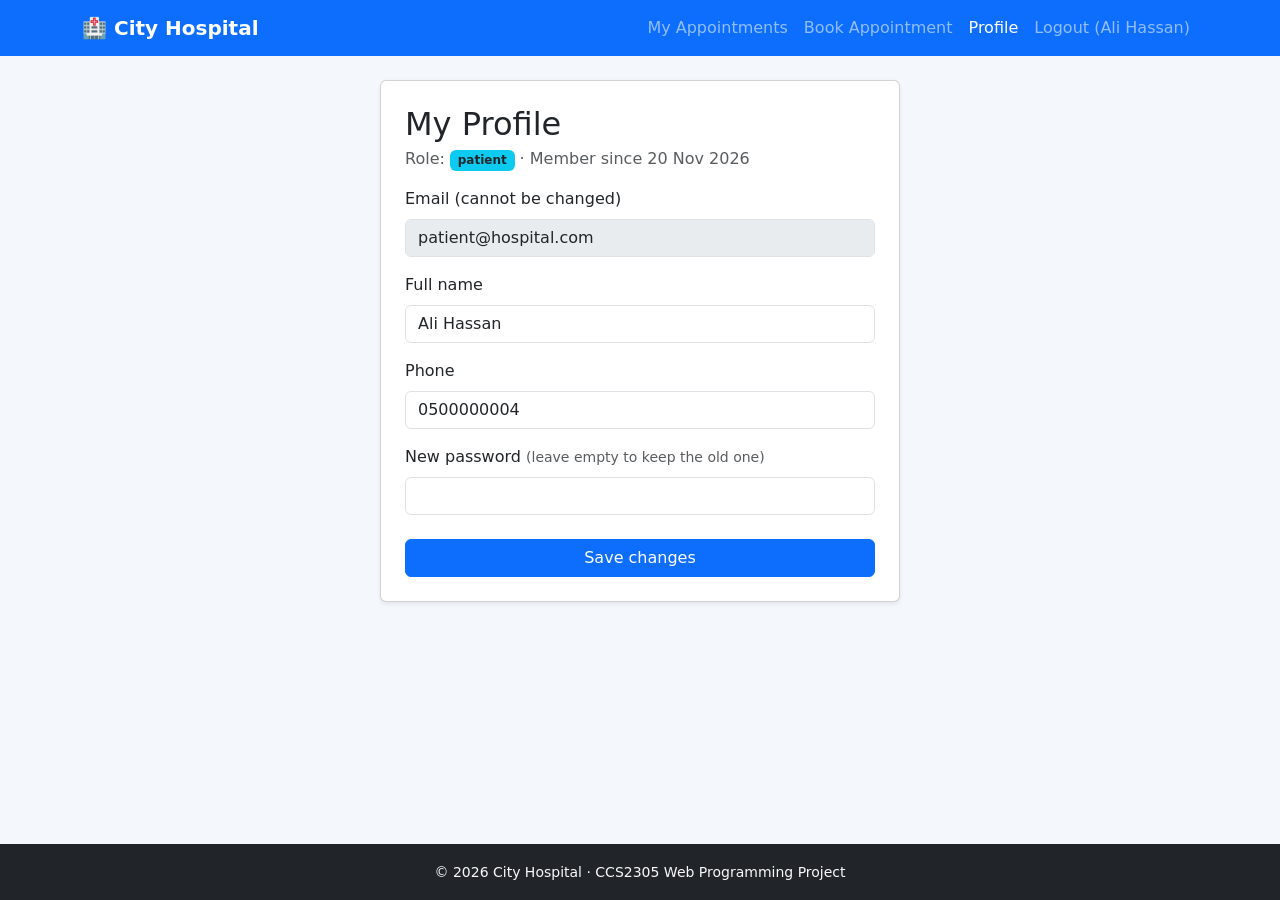
<file: profile.html>
<!DOCTYPE html>
<!--
    profile.html - ANY logged-in user edits their own name, phone and password
    HTML: done.
    PHP TODO (Member 2): fill the form with the user's data (SELECT) and save changes (UPDATE).
-->
<html lang="en">
<head>
    <meta charset="UTF-8">
    <meta name="viewport" content="width=device-width, initial-scale=1">
    <title>My Profile | City Hospital</title>
    <link href="https://cdn.jsdelivr.net/npm/bootstrap@5.3.3/dist/css/bootstrap.min.css" rel="stylesheet">
    <link href="css/style.css" rel="stylesheet">
</head>
<body class="d-flex flex-column min-vh-100">

<!-- ===== NAVBAR (patient version shown here - the real navbar will change by role) ===== -->
<nav class="navbar navbar-expand-lg navbar-dark bg-primary">
    <div class="container">
        <a class="navbar-brand fw-bold" href="index.html">&#127973; City Hospital</a>
        <button class="navbar-toggler" type="button" data-bs-toggle="collapse" data-bs-target="#mainNav">
            <span class="navbar-toggler-icon"></span>
        </button>
        <div class="collapse navbar-collapse" id="mainNav">
            <ul class="navbar-nav ms-auto">
                <li class="nav-item"><a class="nav-link" href="patient_dashboard.html">My Appointments</a></li>
                <li class="nav-item"><a class="nav-link" href="book_appointment.html">Book Appointment</a></li>
                <li class="nav-item"><a class="nav-link active" href="profile.html">Profile</a></li>
                <li class="nav-item"><a class="nav-link" href="logout.html">Logout (Ali Hassan)</a></li>
            </ul>
        </div>
    </div>
</nav>

<main class="container py-4 flex-grow-1">
    <div class="form-box">
        <div class="card shadow-sm">
            <div class="card-body p-4">
                <h2 class="mb-1">My Profile</h2>
                <p class="text-muted">
                    Role: <span class="badge bg-info text-dark">patient</span>
                    &middot; Member since 20 Nov 2026
                </p>

                <form method="POST" action="profile.html">
                    <div class="mb-3">
                        <label class="form-label">Email (cannot be changed)</label>
                        <input class="form-control" type="email" value="patient@hospital.com" disabled>
                    </div>
                    <div class="mb-3">
                        <label class="form-label" for="full_name">Full name</label>
                        <input class="form-control" type="text" id="full_name" name="full_name" value="Ali Hassan" required minlength="3">
                    </div>
                    <div class="mb-3">
                        <label class="form-label" for="phone">Phone</label>
                        <input class="form-control" type="tel" id="phone" name="phone" value="0500000004" required pattern="[0-9]{8,15}">
                    </div>
                    <div class="mb-4">
                        <label class="form-label" for="new_password">New password <small class="text-muted">(leave empty to keep the old one)</small></label>
                        <input class="form-control" type="password" id="new_password" name="new_password" minlength="6">
                    </div>
                    <button class="btn btn-primary w-100" type="submit">Save changes</button>
                </form>
            </div>
        </div>
    </div>
</main>

<footer class="bg-dark text-light text-center py-3 mt-auto">
    <small>&copy; 2026 City Hospital &middot; CCS2305 Web Programming Project</small>
</footer>
<script src="https://cdn.jsdelivr.net/npm/bootstrap@5.3.3/dist/js/bootstrap.bundle.min.js"></script>
</body>
</html>
</file>
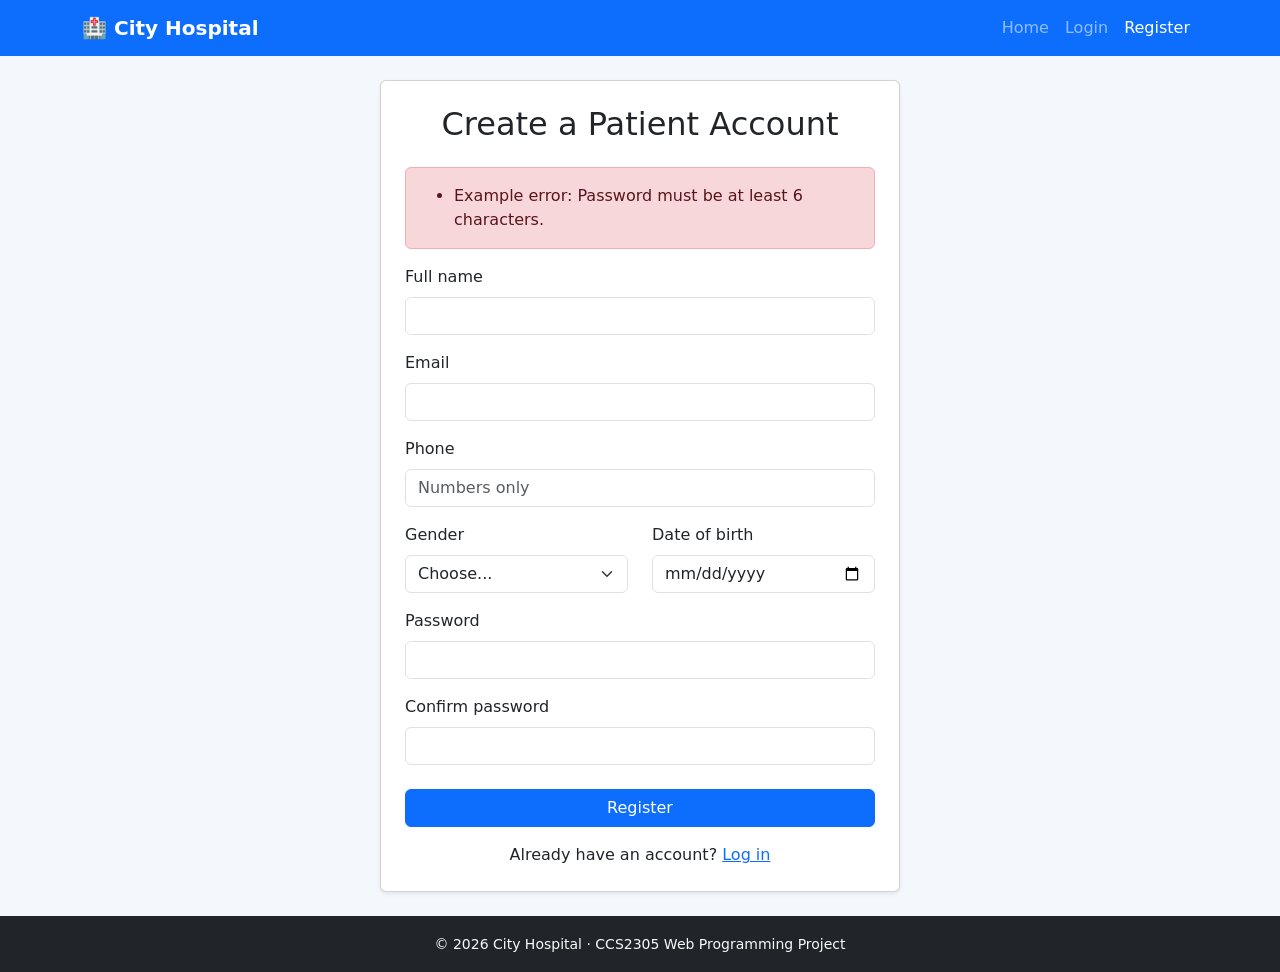
<file: register.html>
<!DOCTYPE html>
<!--
    register.html - a new PATIENT creates an account
    HTML: done.
    PHP TODO (Member 2): validate the form and INSERT the patient into the users table.
-->
<html lang="en">
<head>
    <meta charset="UTF-8">
    <meta name="viewport" content="width=device-width, initial-scale=1">
    <title>Register | City Hospital</title>
    <link href="https://cdn.jsdelivr.net/npm/bootstrap@5.3.3/dist/css/bootstrap.min.css" rel="stylesheet">
    <link href="css/style.css" rel="stylesheet">
</head>
<body class="d-flex flex-column min-vh-100">

<!-- ===== NAVBAR (visitor version) ===== -->
<nav class="navbar navbar-expand-lg navbar-dark bg-primary">
    <div class="container">
        <a class="navbar-brand fw-bold" href="index.html">&#127973; City Hospital</a>
        <button class="navbar-toggler" type="button" data-bs-toggle="collapse" data-bs-target="#mainNav">
            <span class="navbar-toggler-icon"></span>
        </button>
        <div class="collapse navbar-collapse" id="mainNav">
            <ul class="navbar-nav ms-auto">
                <li class="nav-item"><a class="nav-link" href="index.html">Home</a></li>
                <li class="nav-item"><a class="nav-link" href="login.html">Login</a></li>
                <li class="nav-item"><a class="nav-link active" href="register.html">Register</a></li>
            </ul>
        </div>
    </div>
</nav>

<main class="container py-4 flex-grow-1">
    <div class="form-box">
        <div class="card shadow-sm">
            <div class="card-body p-4">
                <h2 class="mb-4 text-center">Create a Patient Account</h2>

                <!-- PHP TODO (Member 2): show this red box ONLY when there are validation errors -->
                <div class="alert alert-danger">
                    <ul class="mb-0">
                        <li>Example error: Password must be at least 6 characters.</li>
                    </ul>
                </div>

                <!-- The "name" of every input is what PHP reads with $_POST['name'] -->
                <form method="POST" action="register.html">
                    <div class="mb-3">
                        <label class="form-label" for="full_name">Full name</label>
                        <input class="form-control" type="text" id="full_name" name="full_name" required minlength="3">
                    </div>
                    <div class="mb-3">
                        <label class="form-label" for="email">Email</label>
                        <input class="form-control" type="email" id="email" name="email" required>
                    </div>
                    <div class="mb-3">
                        <label class="form-label" for="phone">Phone</label>
                        <input class="form-control" type="tel" id="phone" name="phone" required pattern="[0-9]{8,15}" placeholder="Numbers only">
                    </div>
                    <div class="row">
                        <div class="col-6 mb-3">
                            <label class="form-label" for="gender">Gender</label>
                            <select class="form-select" id="gender" name="gender" required>
                                <option value="">Choose...</option>
                                <option value="male">Male</option>
                                <option value="female">Female</option>
                            </select>
                        </div>
                        <div class="col-6 mb-3">
                            <label class="form-label" for="date_of_birth">Date of birth</label>
                            <input class="form-control" type="date" id="date_of_birth" name="date_of_birth" required>
                        </div>
                    </div>
                    <div class="mb-3">
                        <label class="form-label" for="password">Password</label>
                        <input class="form-control" type="password" id="password" name="password" required minlength="6">
                    </div>
                    <div class="mb-4">
                        <label class="form-label" for="confirm_password">Confirm password</label>
                        <input class="form-control" type="password" id="confirm_password" name="confirm_password" required minlength="6">
                    </div>
                    <button class="btn btn-primary w-100" type="submit">Register</button>
                </form>
                <p class="text-center mt-3 mb-0">Already have an account? <a href="login.html">Log in</a></p>
            </div>
        </div>
    </div>
</main>

<footer class="bg-dark text-light text-center py-3 mt-auto">
    <small>&copy; 2026 City Hospital &middot; CCS2305 Web Programming Project</small>
</footer>
<script src="https://cdn.jsdelivr.net/npm/bootstrap@5.3.3/dist/js/bootstrap.bundle.min.js"></script>
</body>
</html>
</file>
<file: css/style.css>
/* =============================================================
   style.css - our own small additions on top of Bootstrap.
   Bootstrap does most of the work; we only tweak a few things.
   ============================================================= */

body {
    background-color: #f4f7fb;
}

/* Big welcome box on the home page */
.hero {
    background: linear-gradient(135deg, #0d6efd, #20c997);
    color: #fff;
    border-radius: 1rem;
    padding: 3rem 2rem;
}

/* Cards lift slightly when the mouse is over them */
.card-hover {
    transition: transform 0.2s, box-shadow 0.2s;
}
.card-hover:hover {
    transform: translateY(-4px);
    box-shadow: 0 0.5rem 1rem rgba(0, 0, 0, 0.12);
}

/* Numbers on the admin dashboard */
.stat-number {
    font-size: 2.2rem;
    font-weight: 700;
}

/* Keep forms from stretching too wide on big screens */
.form-box {
    max-width: 520px;
    margin: 0 auto;
}
</file>
